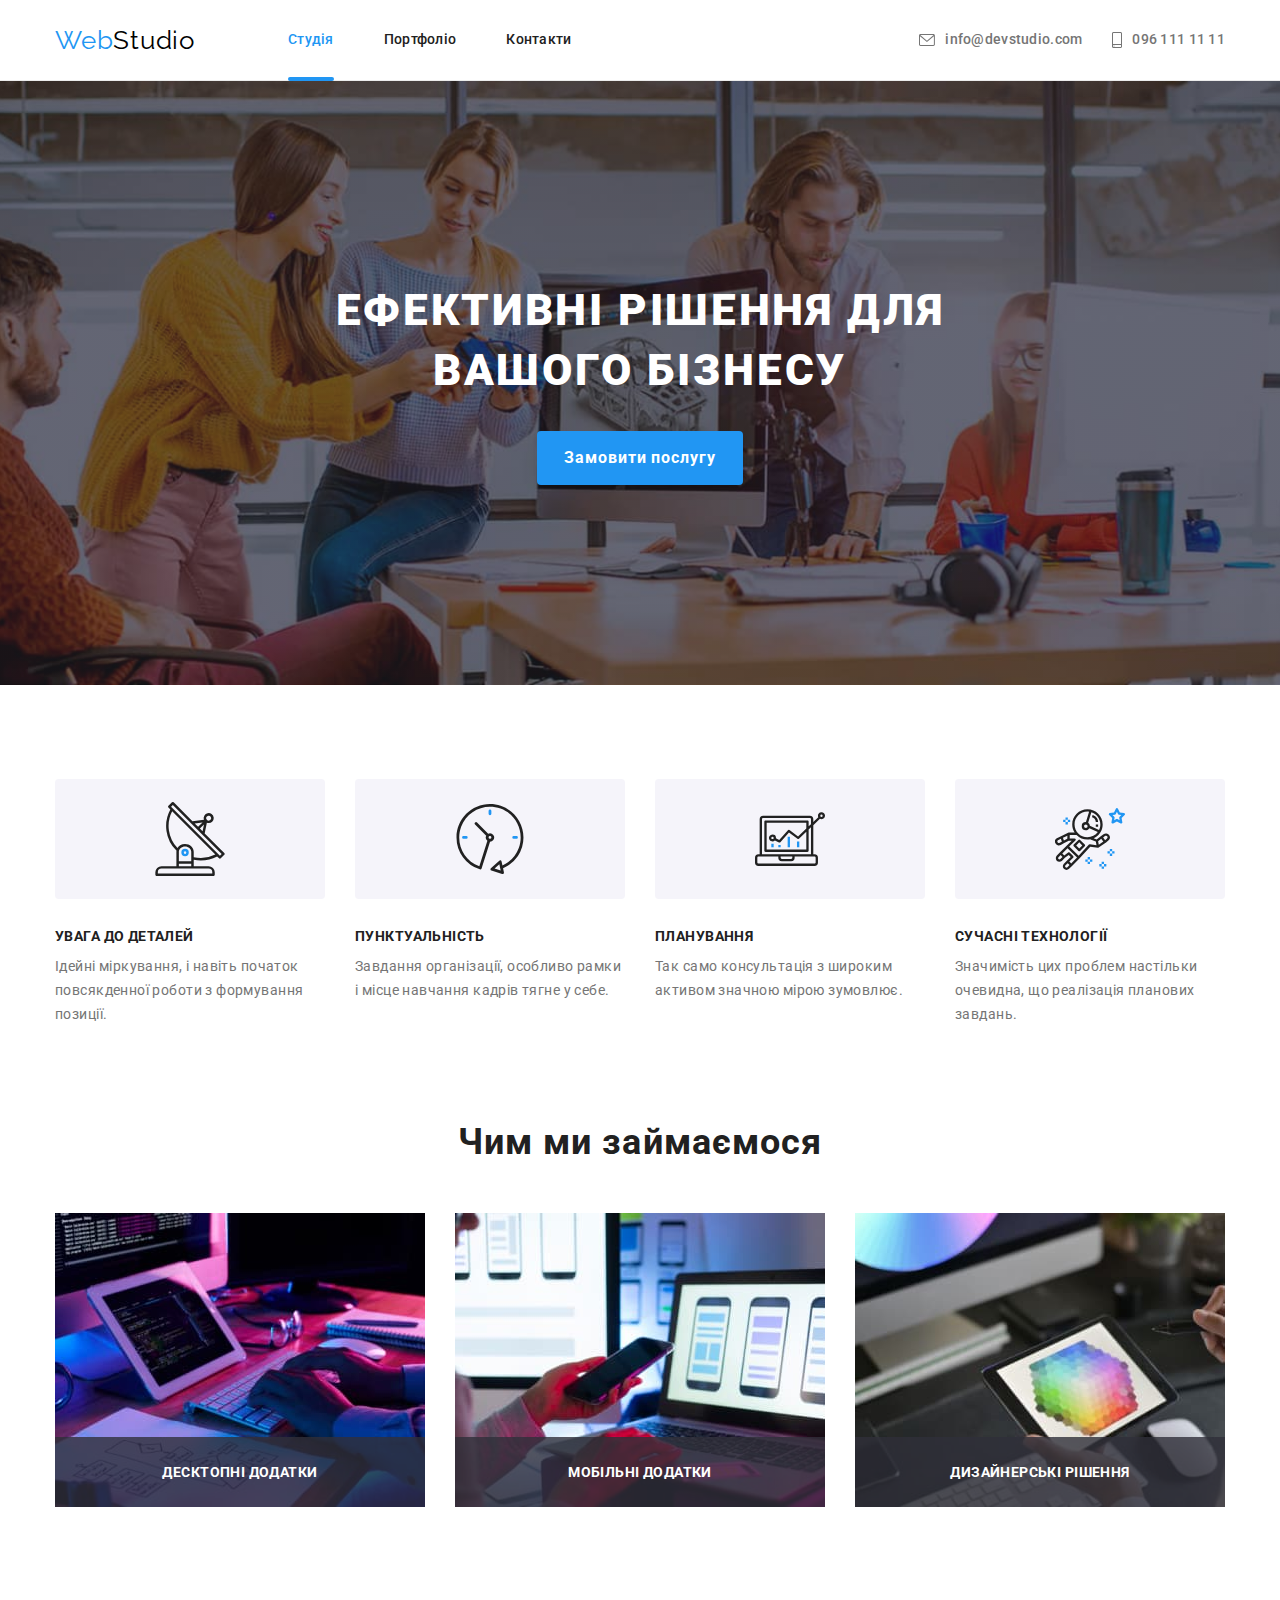
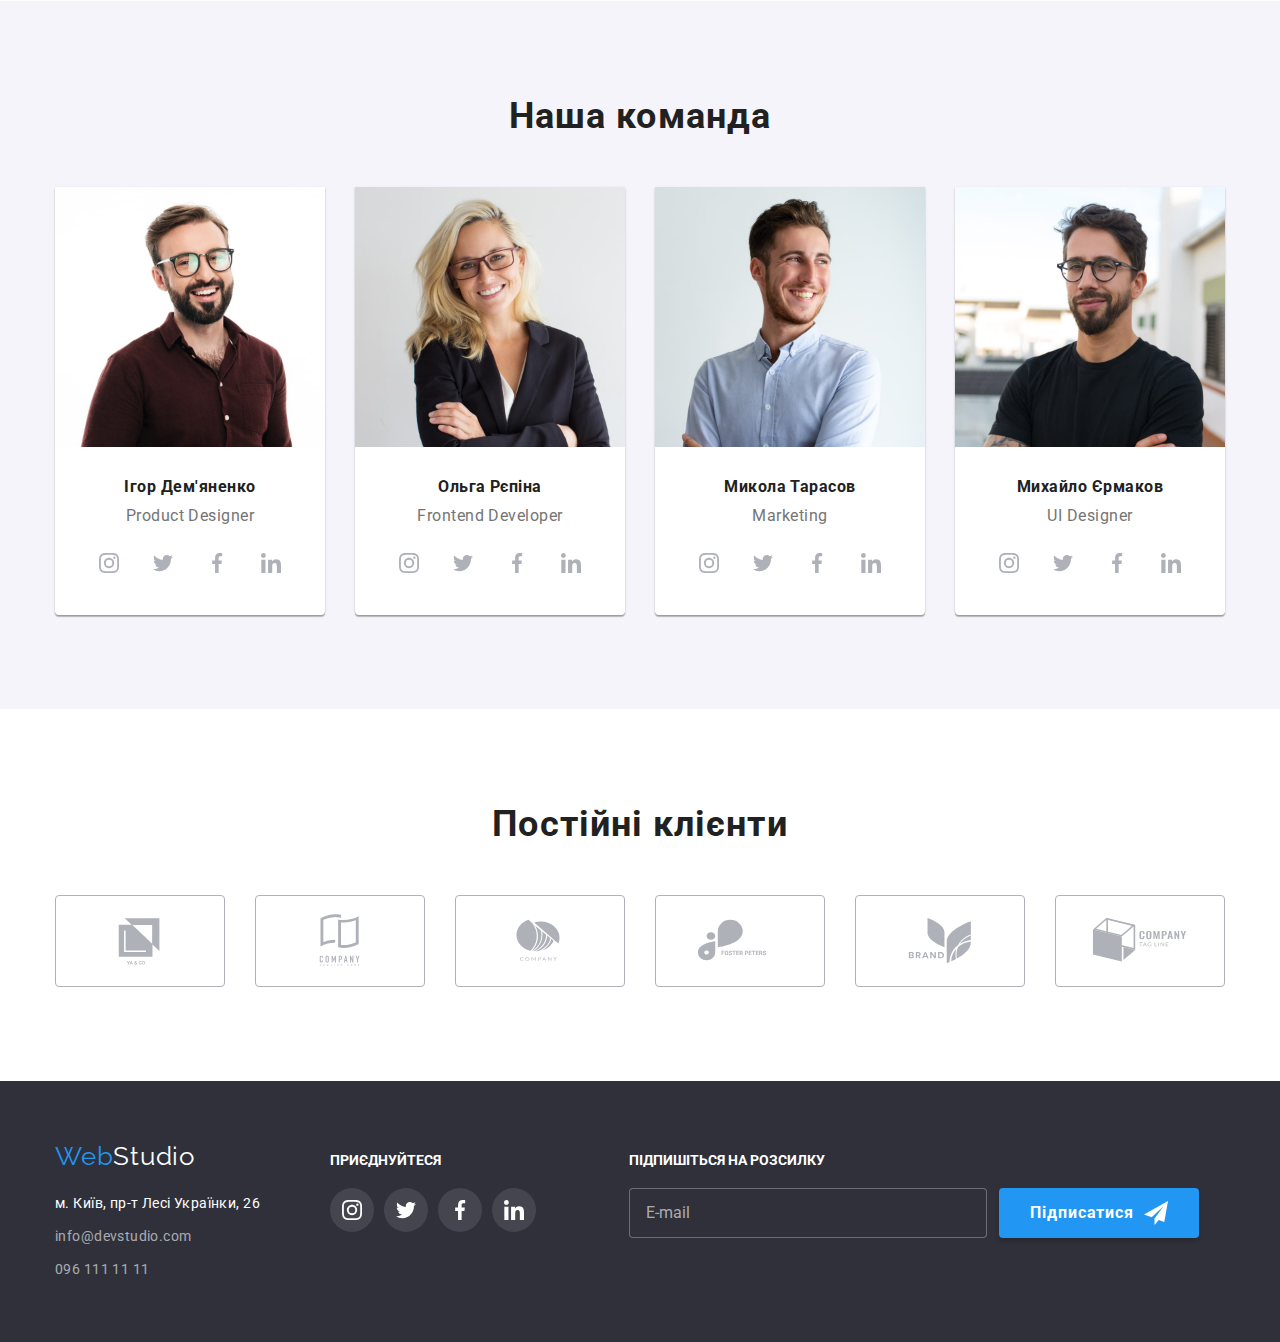
<file: index.html>
<!DOCTYPE html>
<html lang="uk">
  <head>
    <meta charset="UTF-8" />
    <meta http-equiv="X-UA-Compatible" content="IE=edge" />
    <meta name="viewport" content="width=device-width, initial-scale=1.0" />
    <title>WebStudio</title>
    <link rel="preconnect" href="https://fonts.googleapis.com" />
    <link rel="preconnect" href="https://fonts.gstatic.com" crossorigin />
    <link
      href="https://fonts.googleapis.com/css2?family=Raleway:wght@700&family=Roboto:wght@400;500;700;900&display=swap"
      rel="stylesheet"
    />
    <link
      rel="stylesheet"
      href="https://cdnjs.cloudflare.com/ajax/libs/modern-normalize/1.1.0/modern-normalize.min.css"
    />
    <link
      rel="stylesheet"
      href="https://cdnjs.cloudflare.com/ajax/libs/animate.css/4.1.1/animate.min.css"
    />
    <link href="https://unpkg.com/aos@2.3.1/dist/aos.css" rel="stylesheet" />
    <link rel="stylesheet" href="css/main.min.css" />
  </head>

  <body>
    <!--Шапка-->
    <header class="header">
      <!--Навігація-->
      <div class="container header__container">
        <a href="./index.html" class="logo link" lang="en"
          ><span class="logo__navigation">Web</span
          ><span class="logo--dark">Studio</span></a
        >
        <nav>
          <ul class="list navigation header__navigation">
            <li class="navigation__list navigation__li">
              <a class="navigation__link current link" href="./index.html"
                >Студія</a
              >
            </li>
            <li class="navigation__list navigation__li">
              <a class="navigation__link link" href="./portfolio.html"
                >Портфоліо</a
              >
            </li>
            <li class="navigation__list navigation__li">
              <a class="navigation__link link" href="#">Контакти</a>
            </li>
          </ul>
        </nav>
        <!--Без навігації-->
        <ul class="list retreat notnavigation notnavigation__menu">
          <li class="notnavigation__list">
            <a
              class="notnavigation__tel notnavigation__gap link"
              href="mailto:info@devstudio.com"
            >
              <svg class="notnavigation__icons" width="16" height="12">
                <use href="./images/icon.svg#icon-envelope-hover"></use>
              </svg>
              info@devstudio.com
            </a>
          </li>
          <li>
            <a
              class="notnavigation__tel notnavigation__gap link"
              href="tel:0961111111"
            >
              <svg class="notnavigation__icons" width="10" height="16">
                <use href="./images/icon.svg#icon-smartphone"></use>
              </svg>
              096 111 11 11</a
            >
          </li>
        </ul>
      </div>
    </header>
    <!--Основна частина-->
    <main>
      <section class="hero hero-img section">
        <div class="container">
          <h1 class="hero-title">Ефективні рішення для вашого бізнесу</h1>
          <button class="hero-button" type="button" data-modal-open>
            Замовити послугу
          </button>
        </div>
      </section>
      <section class="section1">
        <div class="container">
          <h2 class="visually-hidden">Наші переваги</h2>
          <ul class="list benefits">
            <li class="benefits__list benefits__details">
              <h3 class="benefits__title">УВАГА ДО ДЕТАЛЕЙ</h3>
              <p class="benefits__text list">
                Ідейні міркування, і навіть початок повсякденної роботи з
                формування позиції.
              </p>
            </li>
            <li class="benefits__list benefits__punctuality">
              <h3 class="benefits__title">ПУНКТУАЛЬНІСТЬ</h3>
              <p class="benefits__text list">
                Завдання організації, особливо рамки і місце навчання кадрів
                тягне у себе.
              </p>
            </li>
            <li class="benefits__list benefits__planning">
              <h3 class="benefits__title">ПЛАНУВАННЯ</h3>
              <p class="benefits__text list">
                Так само консультація з широким активом значною мірою зумовлює.
              </p>
            </li>
            <li class="benefits__list benefits__technologies">
              <h3 class="benefits__title">СУЧАСНІ ТЕХНОЛОГІЇ</h3>
              <p class="benefits__text list">
                Значимість цих проблем настільки очевидна, що реалізація
                планових завдань.
              </p>
            </li>
          </ul>
        </div>
      </section>
      <section class="section2">
        <div class="container">
          <h2 class="title--section">Чим ми займаємося</h2>
          <ul class="list works">
            <li class="works__div">
              <img
                class="photo"
                src="images/hen.jpg"
                alt="Друк контенту на клавіатурі"
                width="370"
              />

              <p class="works__description">ДЕСКТОПНІ ДОДАТКИ</p>
            </li>
            <li class="works__div">
              <img
                class="photo"
                src="images/tele.jpg"
                alt="Смартфон на фоні ноутбука"
                width="370"
              />
              <p class="works__description">МОБІЛЬНІ ДОДАТКИ</p>
            </li>
            <li class="works__div">
              <img
                class="photo"
                src="images/boxz.jpg"
                alt="Ноутбук з кольоровою мозаїкою"
                width="370"
              />
              <p class="works__description">ДИЗАЙНЕРСЬКІ РІШЕННЯ</p>
            </li>
          </ul>
        </div>
      </section>
      <section class="title-section-background section">
        <div class="container">
          <h2 class="title--section">Наша команда</h2>
          <ul class="list title-center">
            <li class="title-namefirst">
              <img
                class="photo"
                src="images/ig.jpg"
                alt="Ігор Дем'яненко"
                width="270"
              />
              <div class="subjunctive">
                <h3 class="title-name">Ігор Дем'яненко</h3>
                <p class="title-profession">Product Designer</p>
                <ul class="list list-app-ul">
                  <li class="list-app-li">
                    <a class="list-app link" href="#">
                      <svg class="list-app-icons" width="20" height="20">
                        <use href="./images/icon.svg#icon-instagram"></use>
                      </svg>
                    </a>
                  </li>
                  <li class="list-app-li">
                    <a class="list-app link" href="#">
                      <svg class="list-app-icons" width="20" height="20">
                        <use
                          href="./images/icon.svg#icon-twitter
                        "
                        ></use>
                      </svg>
                    </a>
                  </li>
                  <li class="list-app-li">
                    <a class="list-app link" href="#">
                      <svg class="list-app-icons" width="20" height="20">
                        <use href="./images/icon.svg#icon-facebook"></use>
                      </svg>
                    </a>
                  </li>
                  <li class="list-app-li">
                    <a class="list-app link" href="#">
                      <svg class="list-app-icons" width="20" height="20">
                        <use href="./images/icon.svg#icon-linkedin"></use>
                      </svg>
                    </a>
                  </li>
                </ul>
              </div>
            </li>
            <li class="title-namefirst">
              <img
                class="photo"
                src="images/olg.jpg"
                alt="Ольга Рєпіна"
                width="270"
              />
              <div class="subjunctive">
                <h3 class="title-name">Ольга Рєпіна</h3>
                <p class="title-profession">Frontend Developer</p>
                <ul class="list list-app-ul">
                  <li class="list-app-li">
                    <a class="list-app link" href="#">
                      <svg class="list-app-icons" width="20" height="20">
                        <use href="./images/icon.svg#icon-instagram"></use>
                      </svg>
                    </a>
                  </li>
                  <li class="list-app-li">
                    <a class="list-app link" href="#">
                      <svg class="list-app-icons" width="20" height="20">
                        <use
                          href="./images/icon.svg#icon-twitter
                        "
                        ></use>
                      </svg>
                    </a>
                  </li>
                  <li class="list-app-li">
                    <a class="list-app link" href="#">
                      <svg class="list-app-icons" width="20" height="20">
                        <use href="./images/icon.svg#icon-facebook"></use>
                      </svg>
                    </a>
                  </li>
                  <li class="list-app-li">
                    <a class="list-app link" href="#">
                      <svg class="list-app-icons" width="20" height="20">
                        <use href="./images/icon.svg#icon-linkedin"></use>
                      </svg>
                    </a>
                  </li>
                </ul>
              </div>
            </li>
            <li class="title-namefirst">
              <img
                class="photo"
                src="images/muk.jpg"
                alt="Микола Тарасов"
                width="270"
              />
              <div class="subjunctive">
                <h3 class="title-name">Микола Тарасов</h3>
                <p class="title-profession">Marketing</p>
                <ul class="list list-app-ul">
                  <li class="list-app-li">
                    <a class="list-app link" href="#">
                      <svg class="list-app-icons" width="20" height="20">
                        <use href="./images/icon.svg#icon-instagram"></use>
                      </svg>
                    </a>
                  </li>
                  <li class="list-app-li">
                    <a class="list-app link" href="#">
                      <svg class="list-app-icons" width="20" height="20">
                        <use
                          href="./images/icon.svg#icon-twitter
                        "
                        ></use>
                      </svg>
                    </a>
                  </li>
                  <li class="list-app-li">
                    <a class="list-app link" href="#">
                      <svg class="list-app-icons" width="20" height="20">
                        <use href="./images/icon.svg#icon-facebook"></use>
                      </svg>
                    </a>
                  </li>
                  <li class="list-app-li">
                    <a class="list-app link" href="#">
                      <svg class="list-app-icons" width="20" height="20">
                        <use href="./images/icon.svg#icon-linkedin"></use>
                      </svg>
                    </a>
                  </li>
                </ul>
              </div>
            </li>
            <li class="title-namefirst">
              <img
                class="photo"
                src="images/muh.jpg"
                alt="Михайло Єрмаков"
                width="270"
              />
              <div class="subjunctive">
                <h3 class="title-name">Михайло Єрмаков</h3>
                <p class="title-profession">UI Designer</p>
                <ul class="list list-app-ul">
                  <li class="list-app-li">
                    <a class="list-app link" href="#">
                      <svg class="list-app-icons" width="20" height="20">
                        <use href="./images/icon.svg#icon-instagram"></use>
                      </svg>
                    </a>
                  </li>
                  <li class="list-app-li">
                    <a class="list-app link" href="#">
                      <svg class="list-app-icons" width="20" height="20">
                        <use
                          href="./images/icon.svg#icon-twitter
                        "
                        ></use>
                      </svg>
                    </a>
                  </li>
                  <li class="list-app-li">
                    <a class="list-app link" href="#">
                      <svg class="list-app-icons" width="20" height="20">
                        <use href="./images/icon.svg#icon-facebook"></use>
                      </svg>
                    </a>
                  </li>
                  <li class="list-app-li">
                    <a class="list-app link" href="#">
                      <svg class="list-app-icons" width="20" height="20">
                        <use href="./images/icon.svg#icon-linkedin"></use>
                      </svg>
                    </a>
                  </li>
                </ul>
              </div>
            </li>
          </ul>
        </div>
      </section>
      <section class="section">
        <div class="container">
          <h2 class="title--section">Постійні клієнти</h2>
          <ul class="list customers-ul title-center">
            <li class="customers">
              <a class="customers-list link" href="#">
                <svg class="customers-list-svg" width="106" height="60">
                  <use href="./images/icon.svg#icon-Logo"></use>
                </svg>
              </a>
            </li>
            <li class="customers">
              <a class="customers-list link" href="#">
                <svg class="customers-list-svg" width="106" height="60">
                  <use href="./images/icon.svg#icon-Logo-1"></use>
                </svg>
              </a>
            </li>
            <li class="customers">
              <a class="customers-list link" href="#">
                <svg class="customers-list-svg" width="106" height="60">
                  <use href="./images/icon.svg#icon-Logo-2"></use>
                </svg>
              </a>
            </li>
            <li class="customers">
              <a class="customers-list link" href="#">
                <svg class="customers-list-svg" width="106" height="60">
                  <use href="./images/icon.svg#icon-Logo-3"></use>
                </svg>
              </a>
            </li>
            <li class="customers">
              <a class="customers-list link" href="#">
                <svg class="customers-list-svg" width="106" height="60">
                  <use href="./images/icon.svg#icon-Logo-4"></use>
                </svg>
              </a>
            </li>
            <li class="customers">
              <a class="customers-list link" href="#">
                <svg class="customers-list-svg" width="106" height="60">
                  <use href="./images/icon.svg#icon-Logo-5"></use>
                </svg>
              </a>
            </li>
          </ul>
        </div>
      </section>
    </main>
    <!--Підвал-->
    <footer class="footer-menu">
      <div class="container class-one-div">
        <div class="class-two-div">
          <a href="./index.html" class="logo link"
            ><span class="logo__navigation" lang="en">Web</span
            ><span class="logo--wite">Studio</span></a
          >
          <address class="address-bottom">
            <ul class="list">
              <li class="addressli">
                <a
                  class="text-address link"
                  href="https://goo.gl/maps/tJb3yCtmhB1Y2pRR6"
                  target="_blank"
                  rel="noopener noreferrer"
                  >м. Київ, пр-т Лесі Українки, 26</a
                >
              </li>
              <li class="addressli">
                <a
                  class="text-address-tel link"
                  href="mailto:info@devstudio.com"
                  >info@devstudio.com
                </a>
              </li>
              <li class="addressli">
                <a class="text-address-tel link" href="tel:0961111111">
                  096 111 11 11</a
                >
              </li>
            </ul>
          </address>
        </div>
        <div class="footer-div">
          <h4 class="footer-name">ПРИЄДНУЙТЕСЯ</h4>
          <ul class="foter-list-app-ul list">
            <li class="foter-list-app-li">
              <a class="foter-list-app link" href="#">
                <svg class="foter-list-app-icons" width="20" height="20">
                  <use href="./images/icon.svg#icon-instagram"></use>
                </svg>
              </a>
            </li>
            <li class="foter-list-app-li">
              <a class="foter-list-app link" href="#">
                <svg class="foter-list-app-icons" width="20" height="20">
                  <use href="./images/icon.svg#icon-twitter"></use>
                </svg>
              </a>
            </li>
            <li class="foter-list-app-li">
              <a class="foter-list-app link" href="#">
                <svg class="foter-list-app-icons" width="20" height="20">
                  <use href="./images/icon.svg#icon-facebook"></use>
                </svg>
              </a>
            </li>
            <li class="foter-list-app-li">
              <a class="foter-list-app link" href="#">
                <svg class="foter-list-app-icons" width="20" height="20">
                  <use href="./images/icon.svg#icon-linkedin"></use>
                </svg>
              </a>
            </li>
          </ul>
        </div>
        <div class="mailing-list">
          <h4 class="footer-name">ПІДПИШІТЬСЯ НА РОЗСИЛКУ</h4>
          <form class="futer-ul">
            <label class="futer-form" for="mail">
              <input type="email" name="mail" id="mail" placeholder="E-mail" />
            </label>
            <button class="mailing-list-btn" type="submit">
              Підписатися
              <svg class="mailing-btn" width="24" height="24">
                <use href="./images/icon.svg#icon-teleg"></use>
              </svg>
            </button>
          </form>
        </div>
      </div>
    </footer>
    <div class="backdrop is-hidden" data-modal>
      <div class="modal">
        <button class="modal-btn" type="button" data-modal-close>
          <svg class="modal-close-item" width="18" height="18">
            <use href="./images/icon.svg#icon-close"></use>
          </svg>
        </button>
        <p class="modal-text">Залиште свої дані, ми вам передзвонимо</p>
        <form class="modal-form" autocomplete="off">
          <div class="form-fild">
            <label for="name">Ім'я</label>
            <input
              type="text"
              name="name"
              id="name"
              placeholder=" "
              style="outline: none"
            />
            <svg class="form-name" width="18" height="18">
              <use href="./images/icon.svg#icon-pep"></use>
            </svg>
          </div>

          <div class="form-fild">
            <label for="tel">Телефон</label>
            <input
              type="tel"
              name="tel"
              id="tel"
              placeholder=" "
              style="outline: none"
            />
            <svg class="form-name" width="18" height="18">
              <use href="./images/icon.svg#icon-tel"></use>
            </svg>
          </div>

          <div class="form-fild">
            <label for="mailt">Пошта</label>
            <input
              type="email"
              name="email"
              id="mailt"
              placeholder=" "
              style="outline: none"
            />
            <svg class="form-name" width="18" height="18">
              <use href="./images/icon.svg#icon-list"></use>
            </svg>
          </div>
          <div class="form-fild-two">
            <label for="comment">Коментар </label>
            <textarea
              style="resize: none"
              name="comment"
              id="comment"
              placeholder="Введіть текст"
            ></textarea>
          </div>
          <div class="div-conditions">
            <label class="label">
              <input
                type="checkbox"
                name="checkbox"
                value="conditions"
                class="real-checkbox"
              />

              <span class="custom-checkbox"></span>
              <span class="god-text"> Погоджуюся з розсилкою та приймаю</span>
              <span class="god-text-next">
                <a class="god-text-next" href="#">Умови договору</a>
              </span>
            </label>
          </div>
          <div class="modal-end-btn">
            <button class="button-modal" type="submit">Відправити</button>
          </div>
        </form>
      </div>
    </div>
    <script src="https://unpkg.com/aos@2.3.1/dist/aos.js"></script>
    <script>
      AOS.init();
    </script>
    <script src="./js/modal.js"></script>
  </body>
</html>
</file>
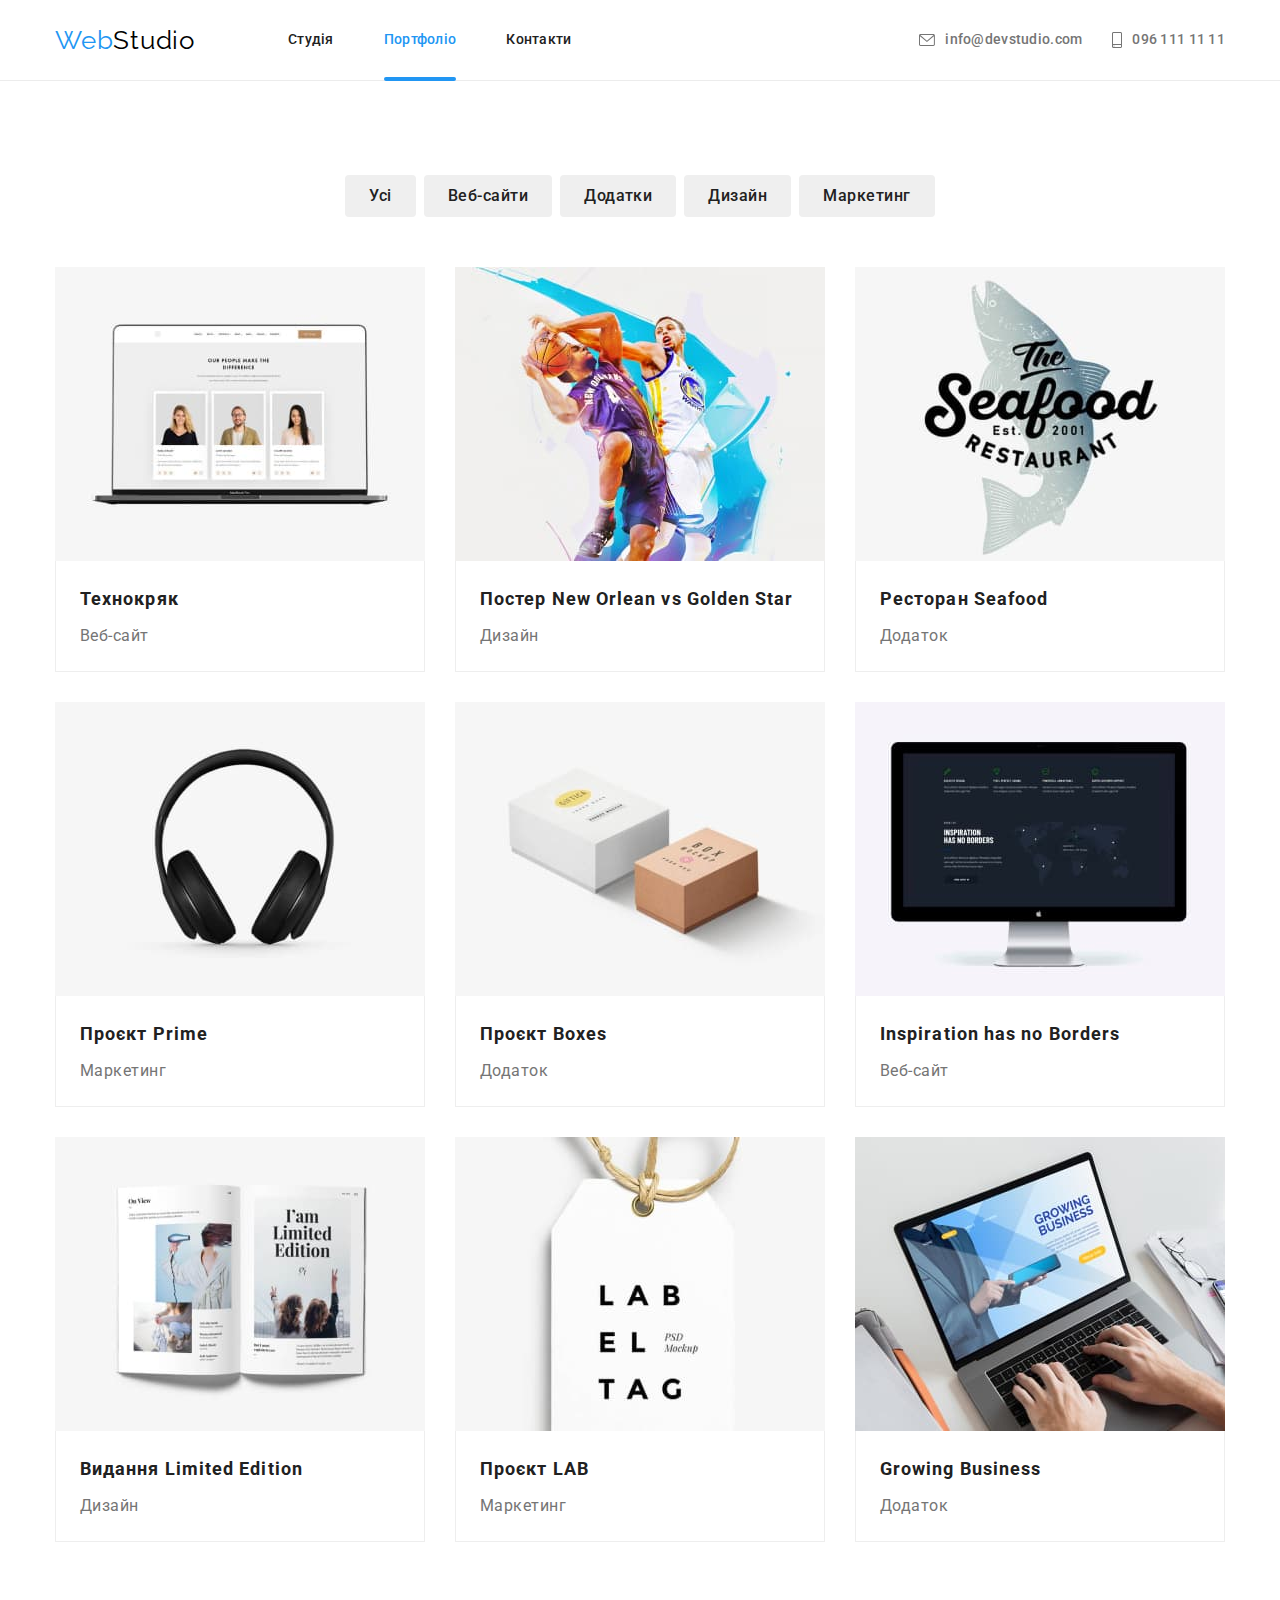
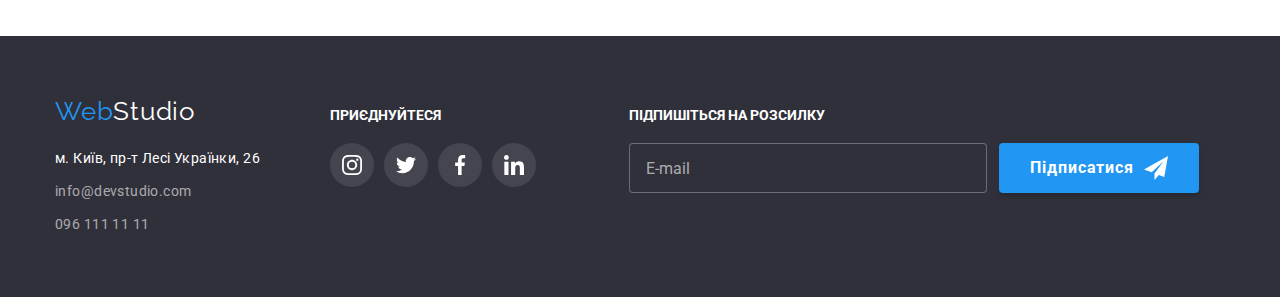
<file: portfolio.html>
<!DOCTYPE html>
<html lang="uk">
  <head>
    <meta charset="UTF-8" />
    <meta http-equiv="X-UA-Compatible" content="IE=edge" />
    <meta name="viewport" content="width=device-width, initial-scale=1.0" />
    <title>WebStudio</title>
    <link rel="preconnect" href="https://fonts.googleapis.com" />
    <link rel="preconnect" href="https://fonts.gstatic.com" crossorigin />
    <link
      href="https://fonts.googleapis.com/css2?family=Raleway:wght@700&family=Roboto:wght@400;500;700;900&display=swap"
      rel="stylesheet"
    />
    <link
      rel="stylesheet"
      href="https://cdnjs.cloudflare.com/ajax/libs/modern-normalize/1.1.0/modern-normalize.min.css"
    />
    <link
      rel="stylesheet"
      href="https://cdnjs.cloudflare.com/ajax/libs/animate.css/4.1.1/animate.min.css"
    />
    <link href="https://unpkg.com/aos@2.3.1/dist/aos.css" rel="stylesheet" />
    <link rel="stylesheet" href="css/main.min.css" />
  </head>

  <body>
    <!--Шапка-->
    <header class="header">
      <!--Навігація-->
      <div class="container header__container">
        <a href="./index.html" class="logo link" lang="en"
          ><span class="logo__navigation">Web</span
          ><span class="logo--dark">Studio</span></a
        >
        <nav>
          <ul class="list navigation header__navigation">
            <li class="navigation__list navigation__li">
              <a class="navigation__link link" href="./index.html">Студія</a>
            </li>
            <li class="navigation__list navigation__li">
              <a class="navigation__link current link" href="./portfolio.html"
                >Портфоліо</a
              >
            </li>
            <li class="navigation__list navigation__li">
              <a class="navigation__link link" href="#">Контакти</a>
            </li>
          </ul>
        </nav>
        <!--Без навігації-->
        <ul class="list retreat notnavigation notnavigation__menu">
          <li class="notnavigation__list">
            <a
              class="notnavigation__tel notnavigation__gap link"
              href="mailto:info@devstudio.com"
            >
              <svg class="notnavigation__icons" width="16" height="12">
                <use href="./images/icon.svg#icon-envelope-hover"></use>
              </svg>
              info@devstudio.com
            </a>
          </li>
          <li>
            <a
              class="notnavigation__tel notnavigation__gap link"
              href="tel:0961111111"
            >
              <svg class="notnavigation__icons" width="10" height="16">
                <use href="./images/icon.svg#icon-smartphone"></use>
              </svg>
              096 111 11 11</a
            >
          </li>
        </ul>
      </div>
    </header>
    <main>
      <section class="section">
        <div class="container">
          <h1 class="visually-hidden">Портфоліо</h1>
          <ul class="list btn">
            <li>
              <button class="buttons" type="button">Усі</button>
            </li>
            <li>
              <button class="buttons" type="button">Веб-сайти</button>
            </li>
            <li>
              <button class="buttons" type="button">Додатки</button>
            </li>
            <li>
              <button class="buttons" type="button">Дизайн</button>
            </li>
            <li>
              <button class="buttons" type="button">Маркетинг</button>
            </li>
          </ul>
          <ul class="list menu-services">
            <li class="main-background text-portfolio">
              <a class="link portfolio-hover" href="./images/texno.jpg">
                <div class="portfolio-fon">
                  <img src="images/texno.jpg" alt="Веб-сайт" width="370" />
                  <p class="text-absolute">
                    Ресурс пропонує комплексні пропозиції з різним рівнем
                    функціоналу та сервісів. Все це дозволить відвідувачу
                    отримати вичерпні відомості про компанію чи приватну особу.
                  </p>
                </div>
                <div class="portfolio-subjunctive">
                  <h2 class="main img-link">Технокряк</h2>
                  <p class="main-content img-linktwo">Веб-сайт</p>
                </div>
              </a>
            </li>
            <li class="main-background text-portfolio">
              <a class="link portfolio-hover" href="./images/poster.jpg">
                <div class="portfolio-fon">
                  <img src="images/poster.jpg" alt="Постер" width="370" />
                  <p class="text-absolute">
                    Ресурс пропонує комплексні пропозиції з різним рівнем
                    функціоналу та сервісів. Все це дозволить відвідувачу
                    отримати вичерпні відомості про компанію чи приватну особу.
                  </p>
                </div>

                <div class="portfolio-subjunctive">
                  <h2 class="main img-link">
                    Постер New Orlean vs Golden Star
                  </h2>
                  <p class="main-content">Дизайн</p>
                </div></a
              >
            </li>
            <li class="main-background text-portfolio">
              <a class="link portfolio-hover" href="./images/rest.jpg">
                <div class="portfolio-fon">
                  <img src="images/rest.jpg" alt="Логотип" width="370" />
                  <p class="text-absolute">
                    Ресурс пропонує комплексні пропозиції з різним рівнем
                    функціоналу та сервісів. Все це дозволить відвідувачу
                    отримати вичерпні відомості про компанію чи приватну особу.
                  </p>
                </div>
                <div class="portfolio-subjunctive">
                  <h2 class="main img-link">Ресторан Seafood</h2>
                  <p class="main-content img-linktwo">Додаток</p>
                </div></a
              >
            </li>
            <li class="main-background text-portfolio">
              <a class="link portfolio-hover" href="./images/prime.jpg">
                <div class="portfolio-fon">
                  <img src="images/prime.jpg" alt="Навушники" width="370" />
                  <p class="text-absolute">
                    Ресурс пропонує комплексні пропозиції з різним рівнем
                    функціоналу та сервісів. Все це дозволить відвідувачу
                    отримати вичерпні відомості про компанію чи приватну особу.
                  </p>
                </div>
                <div class="portfolio-subjunctive">
                  <h2 class="main img-link">Проєкт Prime</h2>
                  <p class="main-content img-linktwo">Маркетинг</p>
                </div></a
              >
            </li>
            <li class="main-background text-portfolio">
              <a class="link portfolio-hover" href="./images/box.jpg">
                <div class="portfolio-fon">
                  <img src="images/box.jpg" alt="Коробки" width="370" />
                  <p class="text-absolute">
                    Ресурс пропонує комплексні пропозиції з різним рівнем
                    функціоналу та сервісів. Все це дозволить відвідувачу
                    отримати вичерпні відомості про компанію чи приватну особу.
                  </p>
                </div>
                <div class="portfolio-subjunctive">
                  <h2 class="main img-link">Проєкт Boxes</h2>
                  <p class="main-content img-linktwo">Додаток</p>
                </div></a
              >
            </li>
            <li class="main-background text-portfolio">
              <a class="link portfolio-hover" href="./images/border.jpg">
                <div class="portfolio-fon">
                  <img src="images/border.jpg" alt="Монітор" width="370" />
                  <p class="text-absolute">
                    Ресурс пропонує комплексні пропозиції з різним рівнем
                    функціоналу та сервісів. Все це дозволить відвідувачу
                    отримати вичерпні відомості про компанію чи приватну особу.
                  </p>
                </div>
                <div class="portfolio-subjunctive">
                  <h2 class="main img-link">Inspiration has no Borders</h2>
                  <p class="main-content img-linktwo">Веб-сайт</p>
                </div></a
              >
            </li>
            <li class="main-background text-portfolio">
              <a class="link portfolio-hover" href="./images/book.jpg">
                <div class="portfolio-fon">
                  <img src="images/book.jpg" alt="Книжка" width="370" />
                  <p class="text-absolute">
                    Ресурс пропонує комплексні пропозиції з різним рівнем
                    функціоналу та сервісів. Все це дозволить відвідувачу
                    отримати вичерпні відомості про компанію чи приватну особу.
                  </p>
                </div>
                <div class="portfolio-subjunctive">
                  <h2 class="main img-link">Видання Limited Edition</h2>
                  <p class="main-content img-linktwo">Дизайн</p>
                </div></a
              >
            </li>
            <li class="main-background text-portfolio">
              <a class="link portfolio-hover" href="./images/lab.jpg">
                <div class="portfolio-fon">
                  <img src="images/lab.jpg" alt="Етикетка" width="370" />
                  <p class="text-absolute">
                    Ресурс пропонує комплексні пропозиції з різним рівнем
                    функціоналу та сервісів. Все це дозволить відвідувачу
                    отримати вичерпні відомості про компанію чи приватну особу.
                  </p>
                </div>
                <div class="portfolio-subjunctive">
                  <h2 class="main img-link">Проєкт LAB</h2>
                  <p class="main-content img-linktwo">Маркетинг</p>
                </div></a
              >
            </li>
            <li class="main-background text-portfolio">
              <a class="link portfolio-hover" href="./images/grow.jpg">
                <div class="portfolio-fon">
                  <img src="images/grow.jpg" alt="Ноутбук" width="370" />
                  <p class="text-absolute">
                    Ресурс пропонує комплексні пропозиції з різним рівнем
                    функціоналу та сервісів. Все це дозволить відвідувачу
                    отримати вичерпні відомості про компанію чи приватну особу.
                  </p>
                </div>
                <div class="portfolio-subjunctive">
                  <h2 class="main img-link">Growing Business</h2>
                  <p class="main-content img-linktwo">Додаток</p>
                </div></a
              >
            </li>
          </ul>
        </div>
      </section>
    </main>
    <!--Підвал-->
    <footer class="footer-menu">
      <div class="container class-one-div">
        <div class="class-two-div">
          <a href="./index.html" class="logo link"
            ><span class="logo__navigation" lang="en">Web</span
            ><span class="logo--wite">Studio</span></a
          >
          <address class="address-bottom">
            <ul class="list">
              <li class="addressli">
                <a
                  class="text-address link"
                  href="https://goo.gl/maps/tJb3yCtmhB1Y2pRR6"
                  target="_blank"
                  rel="noopener noreferrer"
                  >м. Київ, пр-т Лесі Українки, 26</a
                >
              </li>
              <li class="addressli">
                <a
                  class="text-address-tel link"
                  href="mailto:info@devstudio.com"
                  >info@devstudio.com
                </a>
              </li>
              <li class="addressli">
                <a class="text-address-tel link" href="tel:0961111111">
                  096 111 11 11</a
                >
              </li>
            </ul>
          </address>
        </div>
        <div class="footer-div">
          <h4 class="footer-name">ПРИЄДНУЙТЕСЯ</h4>
          <ul class="foter-list-app-ul list">
            <li class="foter-list-app-li">
              <a class="foter-list-app link" href="#">
                <svg class="foter-list-app-icons" width="20" height="20">
                  <use href="./images/icon.svg#icon-instagram"></use>
                </svg>
              </a>
            </li>
            <li class="foter-list-app-li">
              <a class="foter-list-app link" href="#">
                <svg class="foter-list-app-icons" width="20" height="20">
                  <use href="./images/icon.svg#icon-twitter"></use>
                </svg>
              </a>
            </li>
            <li class="foter-list-app-li">
              <a class="foter-list-app link" href="#">
                <svg class="foter-list-app-icons" width="20" height="20">
                  <use href="./images/icon.svg#icon-facebook"></use>
                </svg>
              </a>
            </li>
            <li class="foter-list-app-li">
              <a class="foter-list-app link" href="#">
                <svg class="foter-list-app-icons" width="20" height="20">
                  <use href="./images/icon.svg#icon-linkedin"></use>
                </svg>
              </a>
            </li>
          </ul>
        </div>
        <div class="mailing-list">
          <h4 class="footer-name">ПІДПИШІТЬСЯ НА РОЗСИЛКУ</h4>
          <form class="futer-ul">
            <label class="futer-form" for="mail">
              <input type="email" name="mail" id="mail" placeholder="E-mail" />
            </label>
            <button class="mailing-list-btn" type="submit">
              Підписатися
              <svg class="mailing-btn" width="24" height="24">
                <use href="./images/icon.svg#icon-teleg"></use>
              </svg>
            </button>
          </form>
        </div>
      </div>
    </footer>
    <script src="https://unpkg.com/aos@2.3.1/dist/aos.js"></script>
    <script>
      AOS.init();
    </script>
    <script src="./js/modal.js"></script>
  </body>
</html>
</file>
<file: css/main.min.css>
:root{--advantage-color: #ffffff;--text-color: #212121;--btn-color: #2196f3;--header-footer-color: #2f303a;--text-color-light: #757575;--text-logo: #000000;--btn-color-dark: #188ce8;--color-section: #f5f4fa;--address-color: rgba(255, 255, 255, 0.6);--list-app-icons: #afb1b8;--hero-img: #c4c4c4}.visually-hidden{position:absolute;white-space:nowrap;width:1px;height:1px;overflow:hidden;border:0;padding:0;clip:rect(0 0 0 0);-webkit-clip-path:inset(50%);clip-path:inset(50%);margin:-1px}p,h1,h2,h3,h4,h5,h6{margin:0}ul{margin:0;padding:0}body{font-family:"Roboto","Raleway",sans-serif;color:var(--text-color);background-color:var(--advantage-color)}.link{text-decoration:none}.list{list-style:none}.container{width:1200px;padding-left:15px;padding-right:15px;margin:0 auto}.logo--wite{color:var(--advantage-color)}.logo--dark{color:var(--text-logo)}.photo{display:block;max-width:100%}.btn{display:flex;justify-content:center;gap:8px;margin-bottom:50px}.buttons{font-family:inherit;font-weight:500;font-size:16px;line-height:1.63;letter-spacing:.03em;color:var(--text-color);cursor:pointer;border-color:rgba(0,0,0,0);padding:6px 22px;border-radius:4px;gap:8px;transition:color 250ms cubic-bezier(0.4, 0, 0.2, 1),background-color 250ms cubic-bezier(0.4, 0, 0.2, 1),box-shadow 250ms cubic-bezier(0.4, 0, 0.2, 1)}.buttons:hover,.buttons:focus{background-color:var(--btn-color);color:var(--advantage-color);box-shadow:0px 3px 1px rgba(0,0,0,.1),0px 1px 2px rgba(0,0,0,.08),0px 2px 2px rgba(0,0,0,.12)}.section{padding-top:94px;padding-bottom:94px}.section1{padding-bottom:47px;padding-top:94px}.section2{padding-top:47px;padding-bottom:94px}.title--section{font-weight:700;font-size:36px;line-height:1.17;letter-spacing:.03em;margin:0 auto;text-align:center;margin-bottom:50px}.backdrop{position:fixed;top:0;width:100%;height:100%;background-color:rgba(0,0,0,.1);transition:opacity 250ms cubic-bezier(0.4, 0, 0.2, 1),visibility 250ms cubic-bezier(0.4, 0, 0.2, 1)}.is-hidden{opacity:0;visibility:hidden;pointer-events:none}.backdrop.is-hidden .modal{transform:translate(-50%, -50%) scaleX(0)}.modal{width:528px;min-height:581px;background-color:var(--advantage-color);position:absolute;top:50%;left:50%;transform:translate(-50%, -50%) scaleX(1);transition:transform 250ms cubic-bezier(0.4, 0, 0.2, 1);padding:40px 40px}.modal-btn{width:30px;height:30px;border:1px solid rgba(0,0,0,.1);border-radius:50%;background-color:rgba(0,0,0,0);position:absolute;right:8px;top:8px;display:flex;align-items:center;justify-content:center;padding:0;cursor:pointer;color:var(--text-logo);transition:color 250ms cubic-bezier(0.4, 0, 0.2, 1),background-color 250ms cubic-bezier(0.4, 0, 0.2, 1)}.modal-close-item{fill:currentColor}.modal-close-item:hover,.modal-close-item:focus{fill:#188ce8}.modal-text{font-weight:700;font-size:20px;line-height:23px;letter-spacing:.03em;text-align:center;margin-bottom:12px}.modal-end-btn{display:flex;justify-content:center;align-items:center;margin-top:30px}.button-modal{border:none;outline:none;text-align:center;padding:10px;min-width:200px;font-family:inherit;font-weight:700;font-size:16px;line-height:30px;letter-spacing:.06em;cursor:pointer;background-color:var(--btn-color);color:var(--advantage-color);border-color:rgba(0,0,0,0);border-radius:4px;box-shadow:0px 4px 4px rgba(0,0,0,.15);transition:color 250ms cubic-bezier(0.4, 0, 0.2, 1),background-color 250ms cubic-bezier(0.4, 0, 0.2, 1)}.button-modal:hover,.button-modal:focus{background-color:var(--btn-color-dark);color:var(--advantage-color)}.form-fild{display:flex;flex-direction:column;margin-bottom:10px;position:relative;color:var(--text-color)}.form-name{fill:currentColor;position:absolute;top:50%;left:12px}.form-fild input:focus~.form-name{fill:var(--btn-color)}.form-fild label{margin-bottom:4px;font-style:Regular;font-size:12px;line-height:14px;letter-spacing:.01em}.form-fild input{margin:0;padding:0;border:1px solid rgba(33,33,33,.2);border-radius:4px;height:40px;width:448px;padding-left:42px}.form-fild input:focus{border-color:var(--btn-color)}.form-fild-two{margin-bottom:20px}.form-fild-two label{margin-bottom:4px;font-style:Regular;font-size:12px;line-height:14px;letter-spacing:.01em;color:var(--text-color-light)}.form-fild-two textarea{display:flex;border:1px solid rgba(33,33,33,.2);border-radius:4px;width:448px;height:120px;margin-top:4px;padding:12px 16px;font-style:Regular;font-size:12px;line-height:14px;letter-spacing:.01em;outline:none}.form-fild-two textarea:focus{border-color:var(--btn-color)}.form-fild-two textarea::-moz-placeholder{font-size:12px;line-height:14px;letter-spacing:.01em;color:rgba(117,117,117,.5)}.form-fild-two textarea:-ms-input-placeholder{font-size:12px;line-height:14px;letter-spacing:.01em;color:rgba(117,117,117,.5)}.form-fild-two textarea::placeholder{font-size:12px;line-height:14px;letter-spacing:.01em;color:rgba(117,117,117,.5)}.div-conditions{display:flex;justify-content:center;align-items:center}.custom-checkbox{position:relative;display:inline-block;width:16px;height:15px;border:2px solid var(--text-color);border-radius:2px;background-color:var(--advantage-color);vertical-align:sub;margin-right:7px;padding-left:1px}.custom-checkbox::before{content:"";display:inline-block;width:16px;height:15px;background-image:url(../images/two.svg);background-size:contain;background-repeat:no-repeat;border:2px solid var(--btn-color);position:absolute;left:50%;top:-18%;transform:translate(-50%);border-radius:2px;background-color:var(--btn-color);opacity:0;transition:250ms cubic-bezier(0.4, 0, 0.2, 1)}.real-checkbox:checked+.custom-checkbox::before{opacity:1}.real-checkbox{width:0;height:0;opacity:0;position:absolute;z-index:-1}.god-text{font-style:Regular;font-size:14px;line-height:24px;letter-spacing:.03em;color:var(--text-color-light)}.god-text-next{font-style:Regular;font-size:14px;line-height:24px;letter-spacing:.03em;color:var(--btn-color);text-underline-offset:3px}.header{background-color:var(--advantage-color);border-bottom:1px solid #ececec}.header__container{display:flex;align-items:center}.logo{font-family:"Raleway",sans-serif;font-size:26px;line-height:1.19;letter-spacing:.03em}.logo__navigation{color:var(--btn-color)}.header__navigation{display:flex;margin-left:93px}.navigation__li{margin-right:50px}.navigation__li:last-child{margin-right:0px}.navigation__link{font-weight:500;font-size:14px;line-height:1.14;letter-spacing:.02em;color:var(--text-color);display:block;padding-top:32px;padding-bottom:32px;transition:color 250ms cubic-bezier(0.4, 0, 0.2, 1);position:relative}.navigation__link:focus,.navigation__link:hover{color:var(--btn-color)}.navigation__link.link.current{color:var(--btn-color)}.navigation__link.link.current::after{content:"";display:block;width:100%;height:4px;background-color:var(--btn-color);border-radius:2px;margin-bottom:-1px;left:0;bottom:0;position:absolute;transition:opaciti 250ms cubic-bezier(0.4, 0, 0.2, 1)}.current{color:var(--btn-color)}.retreat{gap:30px}.notnavigation__menu{display:flex;margin-left:auto}.notnavigation__tel{font-style:normal;font-weight:500;font-size:14px;line-height:1.14;letter-spacing:.02em;color:var(--text-color-light);padding-top:32px;padding-bottom:32px;display:flex;align-items:center;justify-content:center;transition:color 250ms cubic-bezier(0.4, 0, 0.2, 1)}.notnavigation__tel:hover,.notnavigation__tel:focus{color:var(--btn-color)}.notnavigation__gap{gap:10px}.notnavigation__icons{fill:currentColor}.hero{background:var(--header-footer-color);padding:200px 0px 200px 0px;text-align:center}.hero-img{max-width:1600px;margin-left:auto;margin-right:auto;background-image:linear-gradient(to right, rgba(47, 48, 58, 0.4), rgba(47, 48, 58, 0.4)),url(../images/fonn.jpg);background-repeat:no-repeat;background-position:center;background-size:cover;background-color:var(--hero-img)}.hero-title{font-weight:900;font-size:44px;line-height:1.36;letter-spacing:.06em;text-transform:uppercase;color:var(--advantage-color);max-width:696px;margin:0 auto;text-align:center}.hero-button{font-family:inherit;font-weight:700;font-size:16px;line-height:1.88;letter-spacing:.06em;cursor:pointer;background-color:var(--btn-color);color:var(--advantage-color);border-color:rgba(0,0,0,0);border-radius:4px;margin-top:30px;padding:10px 25px;box-shadow:0px 4px 4px rgba(0,0,0,.15);transition:color 250ms cubic-bezier(0.4, 0, 0.2, 1),background-color 250ms cubic-bezier(0.4, 0, 0.2, 1)}.hero-button:hover,.hero-button:focus{background-color:var(--btn-color-dark);color:var(--advantage-color)}.benefits{display:flex}.benefits__list{margin-right:30px}.benefits__list:last-child{margin-right:0px}.benefits__list::before{content:"";display:block;width:270px;height:120px;margin-bottom:30px;background-color:var(--color-section);background-size:contain;background-repeat:no-repeat;background-position:center;border-radius:4px}.benefits__details::before{background-image:url(../images/Group.svg);background-size:70px}.benefits__punctuality::before{background-image:url(../images/clock.svg);background-size:70px}.benefits__planning::before{background-image:url(../images/diagram.svg);background-size:70px}.benefits__technologies::before{background-image:url(../images/astronaut.svg);background-size:70px}.benefits__title{font-weight:700;font-size:14px;line-height:1.14;letter-spacing:.03em;text-transform:uppercase;margin-bottom:10px}.benefits__text{font-size:14px;line-height:1.71;letter-spacing:.03em;color:var(--text-color-light)}.works{display:flex;gap:30px}.works__description{background-color:rgba(47,48,58,.8);height:70px;width:370px;align-items:center;position:absolute;justify-content:center;bottom:0;right:0;display:flex;color:var(--advantage-color);font-weight:700;line-height:16px;letter-spacing:.03em;font-size:14px}.works__div{position:relative}.title-section-background{background-color:var(--color-section)}.title-namefirst{background-color:var(--advantage-color);text-align:center;box-shadow:0px 1px 3px rgba(0,0,0,.12),0px 1px 1px rgba(0,0,0,.14),0px 2px 1px rgba(0,0,0,.2);border-radius:0px 0px 4px 4px}.subjunctive{padding-top:30px;padding-bottom:30px}.title-name{font-size:16px;line-height:1.19;letter-spacing:.03em;margin-bottom:10px}.title-profession{font-size:16px;line-height:1.19;letter-spacing:.03em;color:var(--text-color-light);margin-bottom:16px}.list-app-ul{display:flex;justify-content:center;gap:10px}.list-app{width:44px;height:44px;border-radius:50%;display:flex;align-items:center;justify-content:center;color:var(--list-app-icons);transition:background-color 250ms cubic-bezier(0.4, 0, 0.2, 1),color 250ms cubic-bezier(0.4, 0, 0.2, 1)}.list-app:hover,.list-app:focus{background-color:var(--btn-color);color:var(--advantage-color)}.list-app-icons{fill:currentColor}.title-center{display:flex;gap:30px}.customers-ul{display:flex;justify-content:center;gap:30px}.customers-list{display:flex;align-items:center;justify-content:center;width:170px;height:92px;border:1px solid var(--list-app-icons);border-radius:4px;color:var(--list-app-icons);transition:color 250ms cubic-bezier(0.4, 0, 0.2, 1),border-color 250ms cubic-bezier(0.4, 0, 0.2, 1)}.customers-list:hover,.customers-list:focus{border-color:var(--btn-color);color:var(--btn-color)}.customers-list-svg{fill:currentColor}.menu-services{display:flex;flex-wrap:wrap;gap:30px}.main-background{background-color:var(--advantage-color);width:370px;position:relative}.portfolio-hover{display:inline-block;font-size:0;line-height:0;transition:box-shadow 250ms cubic-bezier(0.4, 0, 0.2, 1)}.portfolio-hover:hover,.portfolio-hover:focus{box-shadow:0px 1px 1px rgba(0,0,0,.12),0px 4px 4px rgba(0,0,0,.06),1px 4px 6px rgba(0,0,0,.16)}.portfolio-fon{position:relative;font-size:0;line-height:0;overflow:hidden}.text-absolute{position:absolute;top:0;left:0;font-size:18px;line-height:28px;background-color:rgba(33,150,243,.9);color:var(--advantage-color);padding:63px 24px 56px 24px;height:100%;transform:translateY(100%);transition:transform 250ms cubic-bezier(0.4, 0, 0.2, 1);overflow:auto}.portfolio-hover:hover .text-absolute{transform:translateY(0)}.portfolio-subjunctive{padding:20px 24px;border-left:1px solid #eee;border-bottom:1px solid #eee;border-right:1px solid #eee;width:370px}.main{font-weight:700;font-size:18px;line-height:2;letter-spacing:.06em;color:var(--text-color)}.img-link{margin-bottom:4px}.main-content{font-size:16px;line-height:1.88;letter-spacing:.03em;color:var(--text-color-light)}.footer-menu{background-color:var(--header-footer-color);padding-top:60px;padding-bottom:60px}.class-one-div{display:flex;align-items:baseline}.class-two-div{margin-right:70px}.address-bottom{margin-top:20px}.address-bottom:hover,.address-bottom:focus{color:var(--btn-color-dark)}.addressli{margin-bottom:9px}.addressli:last-child{margin-bottom:0px}.text-address{font-style:normal;font-size:14px;line-height:1.71;letter-spacing:.03em;color:var(--advantage-color);transition:color 250ms cubic-bezier(0.4, 0, 0.2, 1)}.text-address:hover,.text-address:focus{color:var(--btn-color)}.text-address-tel{font-style:normal;font-size:14px;line-height:1.71;letter-spacing:.03em;color:var(--address-color);transition:color 250ms cubic-bezier(0.4, 0, 0.2, 1)}.text-address-tel:hover,.text-address-tel:focus{color:var(--btn-color)}.footer-div{margin-right:93px}.footer-name{color:var(--advantage-color);letter-spacing:3%;margin-bottom:20px;font-size:14px}.foter-list-app-ul{display:flex;justify-content:center;gap:10px}.foter-list-app{width:44px;height:44px;border-radius:50%;display:flex;align-items:center;justify-content:center;background-color:rgba(255,255,255,.1);color:var(--advantage-color);transition:background-color 250ms cubic-bezier(0.4, 0, 0.2, 1)}.foter-list-app:hover,.foter-list-app:focus{background-color:var(--btn-color);color:var(--advantage-color)}.foter-list-app-icons{fill:currentColor;transition:fill 250ms cubic-bezier(0.4, 0, 0.2, 1)}.futer-ul{display:flex;justify-content:center;align-items:center;gap:12px}.futer-form input{display:block;min-width:358px;height:50px;letter-spacing:0,3em;border-radius:4px;padding-left:16px;border:1px solid rgba(255,255,255,.3);background-color:var(--header-footer-color);font-size:16px;line-height:20px;color:rgba(255,255,255,.6);outline:none}.futer-form input::-moz-placeholder{font-size:16px;line-height:20px;color:rgba(255,255,255,.6);letter-spacing:0,3em}.futer-form input:-ms-input-placeholder{font-size:16px;line-height:20px;color:rgba(255,255,255,.6);letter-spacing:0,3em}.futer-form input::placeholder{font-size:16px;line-height:20px;color:rgba(255,255,255,.6);letter-spacing:0,3em}.mailing-btn{fill:currentColor;display:flex;align-items:center;justify-content:center;margin-left:10px}.mailing-list-btn{border:none;outline:none;font-family:inherit;font-weight:700;font-size:16px;line-height:30px;letter-spacing:.06em;cursor:pointer;background-color:var(--btn-color);color:var(--advantage-color);border-color:rgba(0,0,0,0);border-radius:4px;min-width:200px;padding:10px;box-shadow:0px 4px 4px rgba(0,0,0,.15);display:flex;align-items:center;justify-content:center;transition:color 250ms cubic-bezier(0.4, 0, 0.2, 1),background-color 250ms cubic-bezier(0.4, 0, 0.2, 1)}.mailing-list-btn:hover,.mailing-list-btn:focus{background-color:var(--btn-color-dark);color:var(--advantage-color)}/*# sourceMappingURL=main.min.css.map */
</file>
